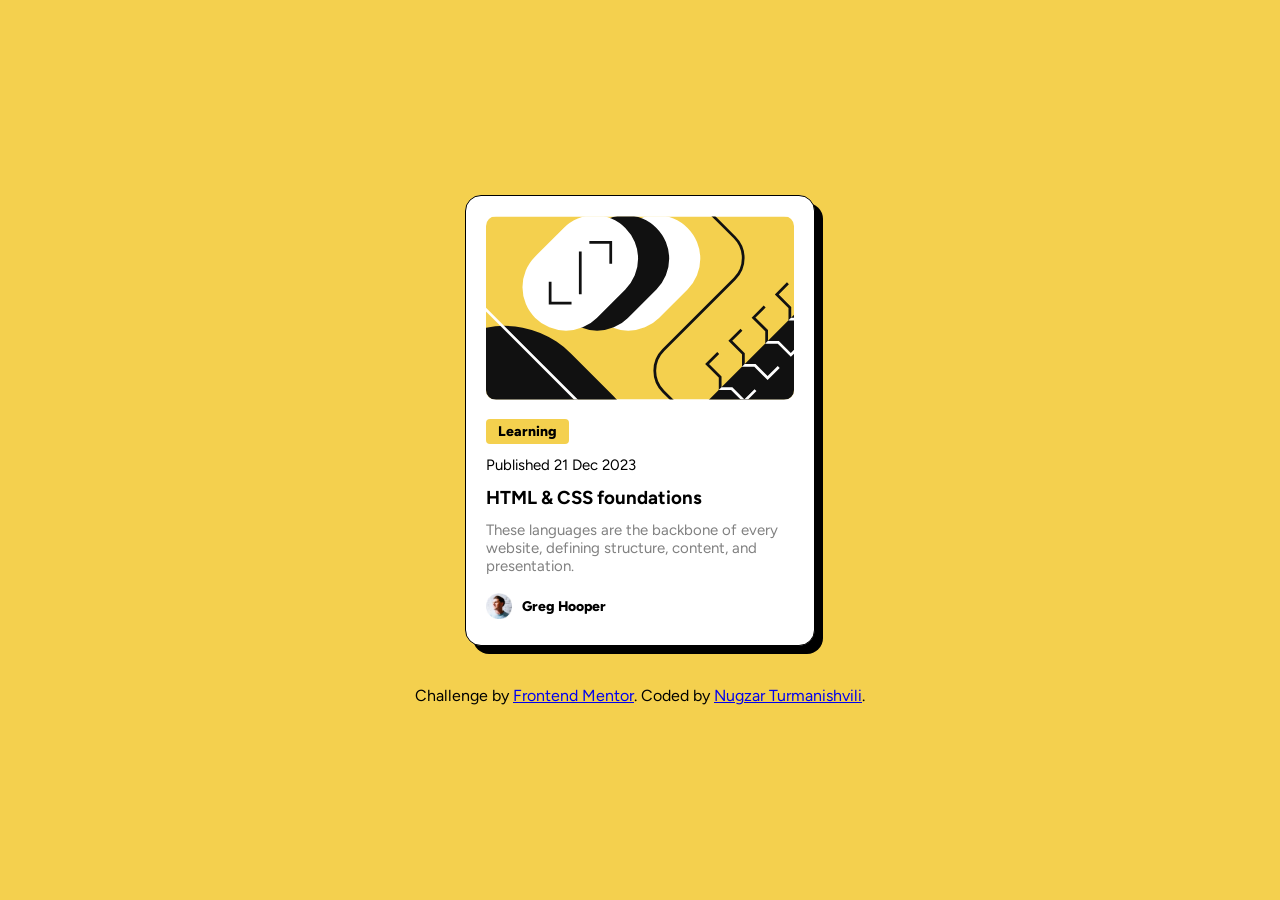
<file: blog-preview-card-main/index.html>
<!DOCTYPE html>
<html lang="en">
  <head>
    <meta charset="UTF-8" />
    <meta name="viewport" content="width=device-width, initial-scale=1.0" />
    <link rel="icon" type="image/png" sizes="32x32" href="./assets/images/favicon-32x32.png"/>
    <title>Frontend Mentor | Blog preview card</title>
    <link rel="stylesheet" href="./style.css" />
  </head>
  <body>
    <div class="container">
      <div class="imgbox">
        <img
          src="./assets/images/illustration-article.svg"
          alt="illustration-article"
        />
      </div>
      <div class="textbox">
        <span>Learning</span>

        <p>Published 21 Dec 2023</p>

        <h3>HTML & CSS foundations</h3>

        <p class="grey-color">
          These languages are the backbone of every website, defining structure,
          content, and presentation.
        </p>

        <p class="avatar">
          <img src="./assets/images/image-avatar.webp" alt="" />Greg Hooper
        </p>
      </div>
    </div>

    <div class="attribution">
      Challenge by
      <a href="https://www.frontendmentor.io?ref=challenge" target="_blank"
        >Frontend Mentor</a
      >. Coded by <a href="#">Nugzar Turmanishvili</a>.
    </div>
  </body>
</html>
</file>
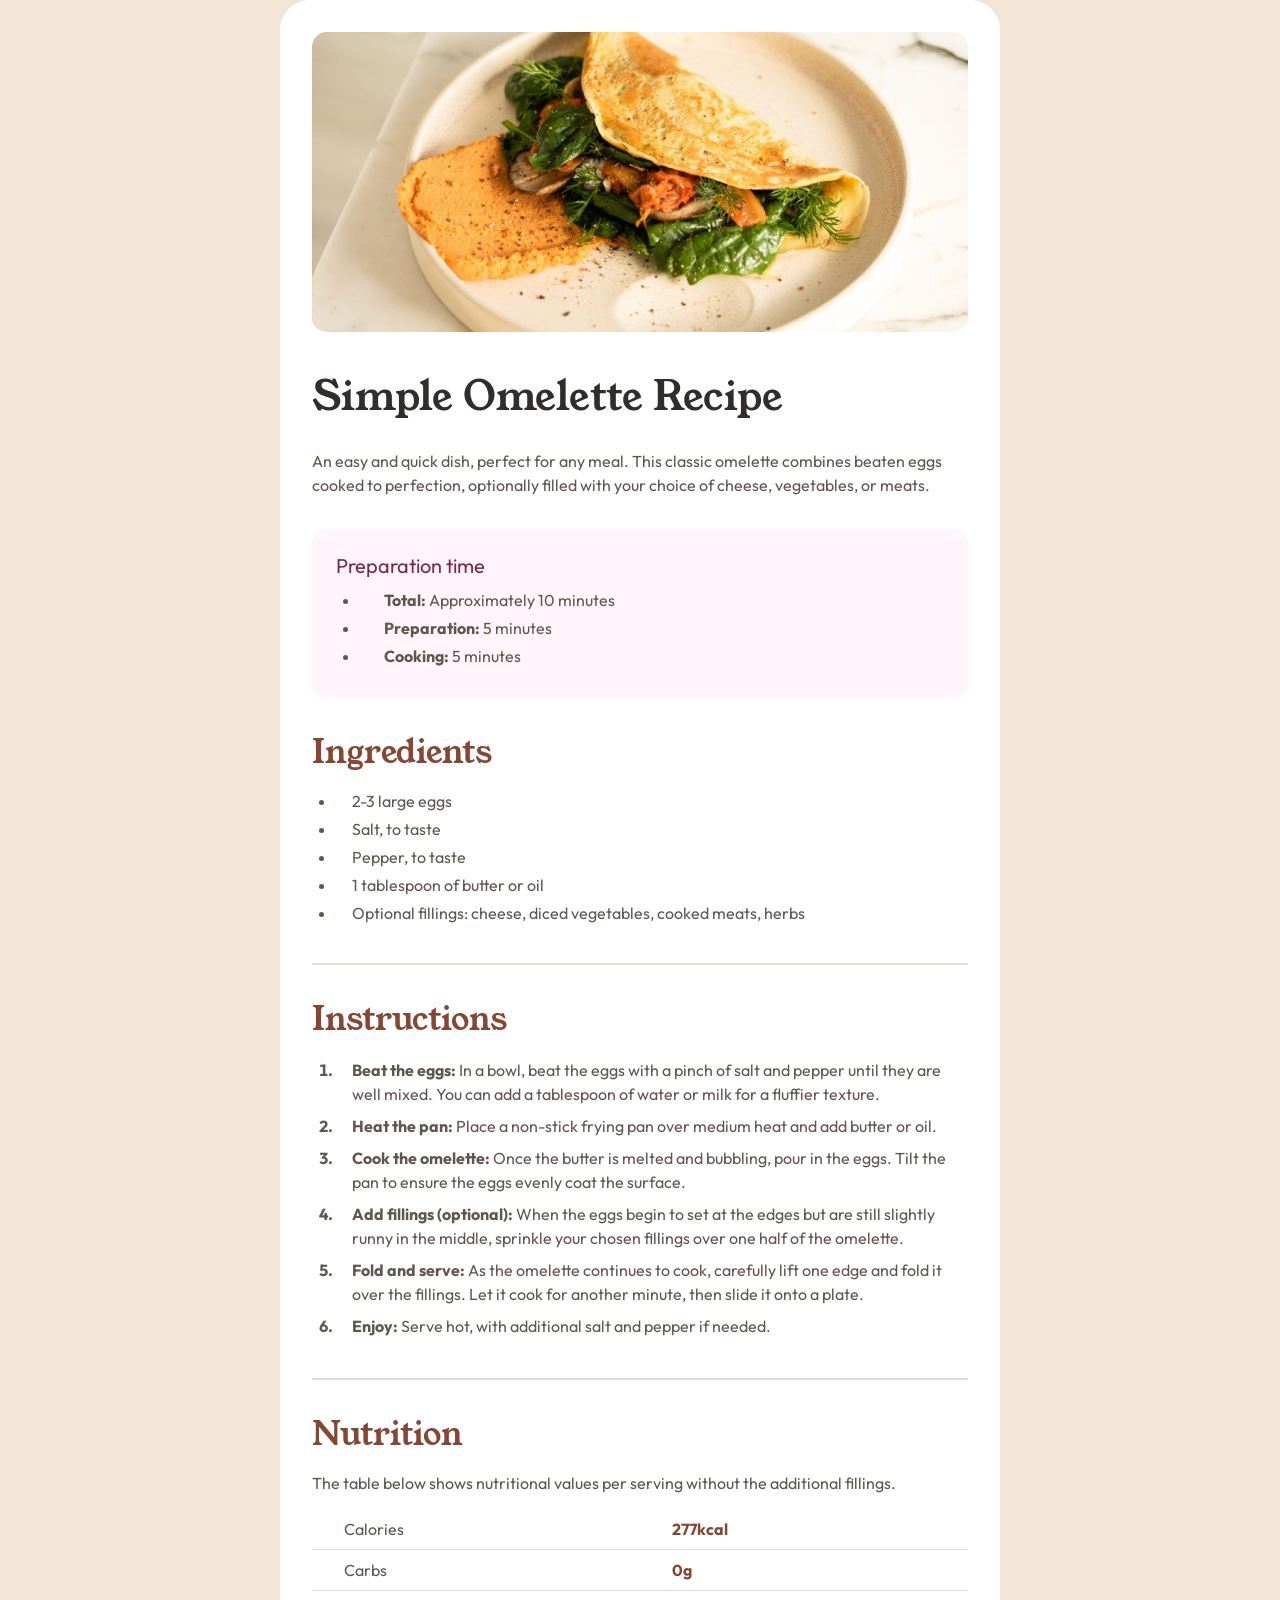
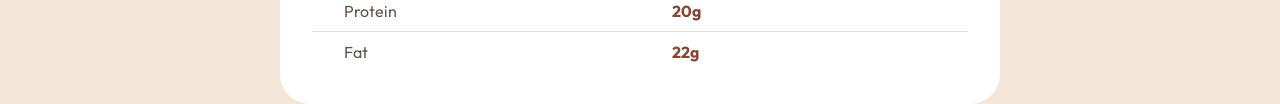
<file: recipe-page-main/index.html>
<!DOCTYPE html>
<html lang="en">
<head>
  <meta charset="UTF-8">
  <link rel="icon" type="image/png" sizes="32x32" href="./assets/images/favicon-32x32.png">
  <link rel="stylesheet" href="style.css" class="style">
  <link href="https://fonts.googleapis.com/css2?family=Outfit:wght@400;700&family=Young+Serif&display=swap" rel="stylesheet">
  <title></title>
</head>
<body>
  <main class="background">
    <header class="header">
      <div class="container container--full-image">
        <img src="./assets/images/image-omelette.jpeg" alt="tasty omelette">
      </div>
      <div class="container">
        <h1>Simple Omelette Recipe</h1>
      <p>An easy and quick dish, perfect for any meal. This classic omelette combines beaten eggs cooked 
      to perfection, optionally filled with your choice of cheese, vegetables, or meats.</p>
      </div>
    </header>
    <section class="container">
      <div class="preparation">
        <h2>Preparation time</h2>
        <ul>
          <li><span class="bold">Total:</span> Approximately 10 minutes</li>
          <li><span class="bold">Preparation:</span> 5 minutes</li>
          <li><span class="bold">Cooking:</span> 5 minutes</li>
        </ul>
        </div>
    </section>
    <section class="ingredients container">
      <h2>Ingredients</h2>
      <ul>
        <li>2-3 large eggs</li>
        <li>Salt, to taste</li>
        <li>Pepper, to taste</li>
        <li>1 tablespoon of butter or oil</li>
        <li>Optional fillings: cheese, diced vegetables, cooked meats, herbs</li>
      </ul> 
    </section>
    <section class="instructions container">
      <h2>Instructions</h2>
      <ol>
        <li><span class="bold">Beat the eggs:</span> In a bowl, beat the eggs with a pinch of salt and pepper until they are well mixed. 
        You can add a tablespoon of water or milk for a fluffier texture.</li>
        <li><span class="bold">Heat the pan: </span>
        Place a non-stick frying pan over medium heat and add butter or oil.</li>
        <li><span class="bold">Cook the omelette:</span> Once the butter is melted and bubbling, pour in the eggs. Tilt the pan to ensure 
        the eggs evenly coat the surface.</li>
        <li><span class="bold">Add fillings (optional):</span> When the eggs begin to set at the edges but are still slightly runny in the 
        middle, sprinkle your chosen fillings over one half of the omelette.</li>
        <li><span class="bold">Fold and serve:</span> As the omelette continues to cook, carefully lift one edge and fold it over the 
        fillings. Let it cook for another minute, then slide it onto a plate.</li>
        <li><span class="bold">Enjoy:</span> Serve hot, with additional salt and pepper if needed.</li>
      </ol>
    </section>
    <section class="nutrition container">
      <h2>Nutrition</h2>
      <p>The table below shows nutritional values per serving without the additional fillings.</p>
      <table>
        <tr class="row">
          <th scope="row">Calories</th>
          <td class="bold nutmeg">277kcal</td>
        </tr>
        <tr class="row">
          <th scope="row">Carbs</td>
          <td class="bold nutmeg">0g</td>
        </tr>
        <tr class="row">
          <th scope="row">Protein</td>
          <td class="bold nutmeg">20g</td>
        </tr>
        <tr class="row">
          <th scope="row" class="last-row">Fat</td>
          <td class="bold nutmeg last-row">22g</td>
        </tr>
      </table>
    </section>
  </main>
</body>
</html>
</file>
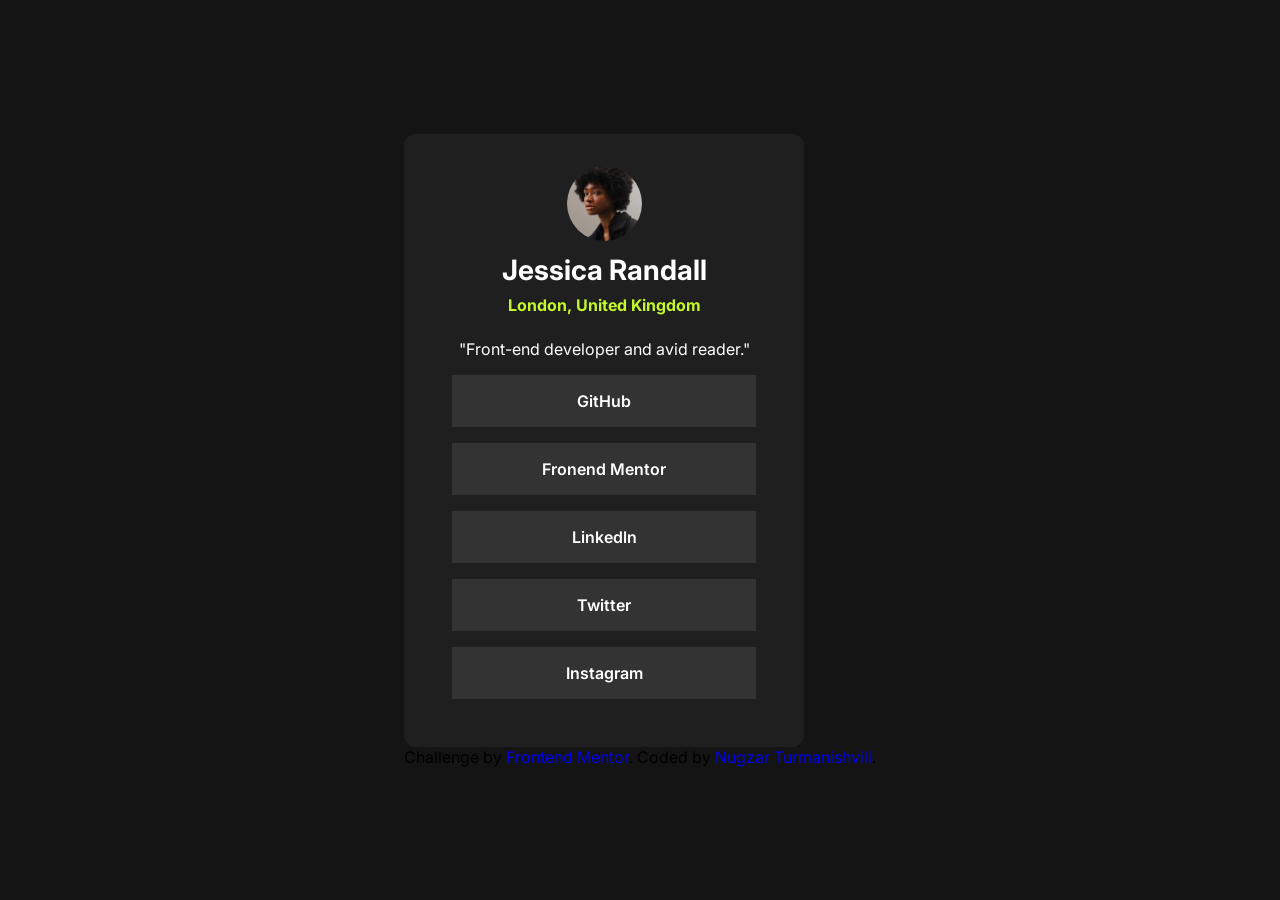
<file: social-links-profile-main/index.html>
<!DOCTYPE html>
<html lang="en">
<head>
  <link rel="stylesheet" href="./style.css">
  <meta charset="UTF-8">
  <meta name="viewport" content="width=device-width, initial-scale=1.0"> <!-- displays site properly based on user's device -->
  <link rel="icon" type="image/png" sizes="32x32" href="./assets/images/favicon-32x32.png">
  <title>Frontend Mentor | Social links profile</title>
</head>
<body>
  <div id="hello">
    <img src="./assets/images/avatar-jessica.jpeg" alt="">
      <h1>Jessica Randall</h1>
      <p id="place">London, United Kingdom</p>

      <p>"Front-end developer and avid reader."</p> 
      
      
      <ul>
        <li><a href="#">GitHub</a></li>
        <li><a href="#">Fronend Mentor</a></li>
        <li><a href="#">Linkedln</a></li>
        <li><a href="#">Twitter</a></li>
        <li><a href="#">Instagram</a></li>
      </ul>

  </div>
  

  
    <div class="attribution">
        Challenge by <a href="https://www.frontendmentor.io?ref=challenge" target="_blank">Frontend Mentor</a>. 
        Coded by <a href="#">Nugzar Turmanishvili</a>.
    </div>
</body>
</html>
</file>
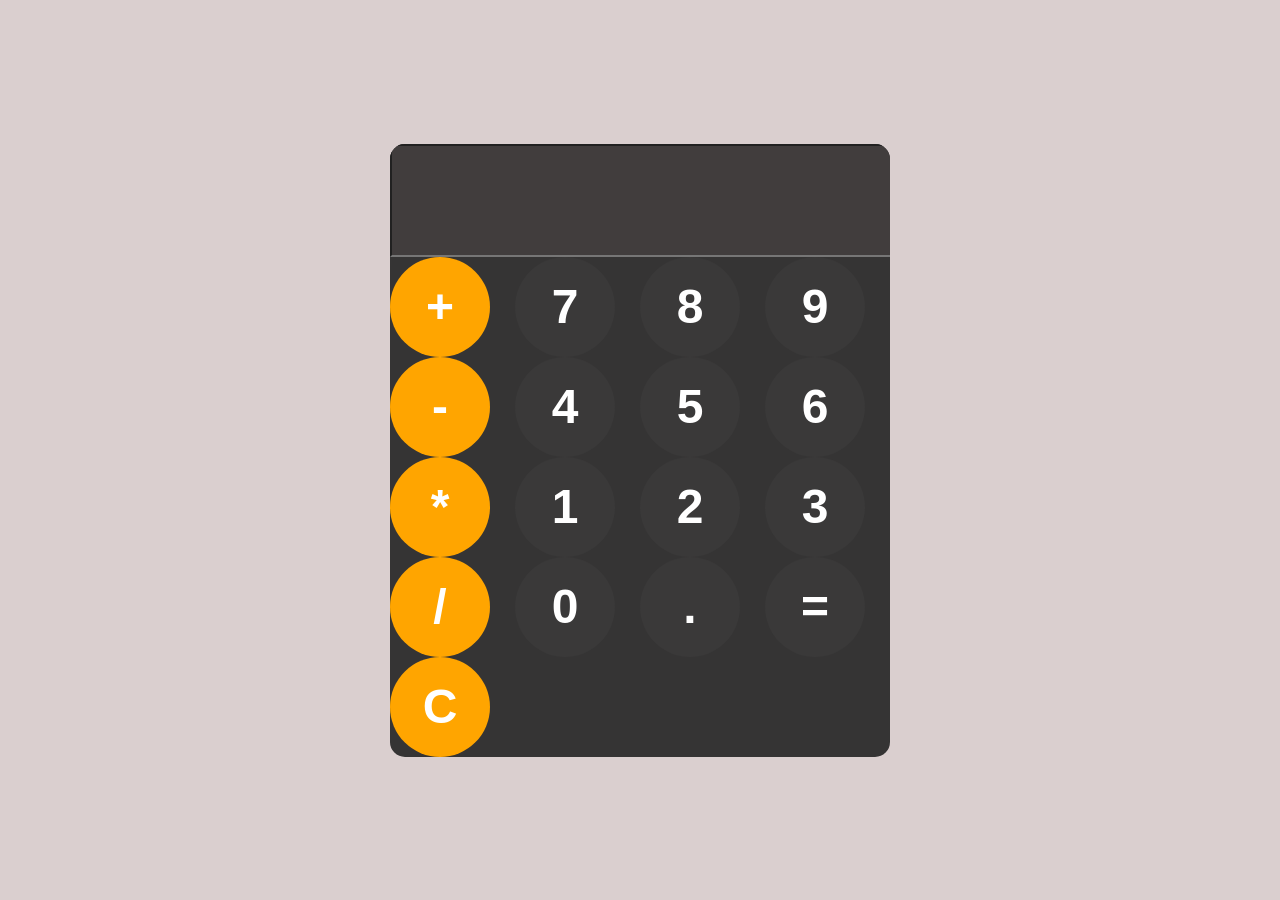
<file: Java Script Course/Calculator/index.html>
<!DOCTYPE html>
<html lang="en">
<head>
    <link rel="stylesheet" href="./style.css">
    <meta charset="UTF-8">
    <meta name="viewport" content="width=device-width, initial-scale=1.0">
    <title>Document</title>
</head> 
<body>
    <div id="calculator">
        <input id="display" readonly>
        <div id="btns">
            <button onclick="appendToDisplay('+')" class="main-btn">+</button>
            <button onclick="appendToDisplay('7')">7</button>
            <button onclick="appendToDisplay('8')">8</button>
            <button onclick="appendToDisplay('9')">9</button>
            <button onclick="appendToDisplay('-')"class="main-btn">-</button>
            <button onclick="appendToDisplay('4')">4</button>
            <button onclick="appendToDisplay('5')">5</button>
            <button onclick="appendToDisplay('6')">6</button>
            <button onclick="appendToDisplay('*')"class="main-btn">*</button>
            <button onclick="appendToDisplay('1')">1</button>
            <button onclick="appendToDisplay('2')">2</button>
            <button onclick="appendToDisplay('3')">3</button>
            <button onclick="appendToDisplay('/')"class="main-btn">/</button>
            <button onclick="appendToDisplay('0')">0</button>
            <button onclick="appendToDisplay('.')">.</button>
            <button onclick="calculate()" >=</button>
            <button onclick="clearDisplay()" class="main-btn">C</button>
        </div>
    </div>







    <script src="./script.js"></script>
</body>
</html>
</file>
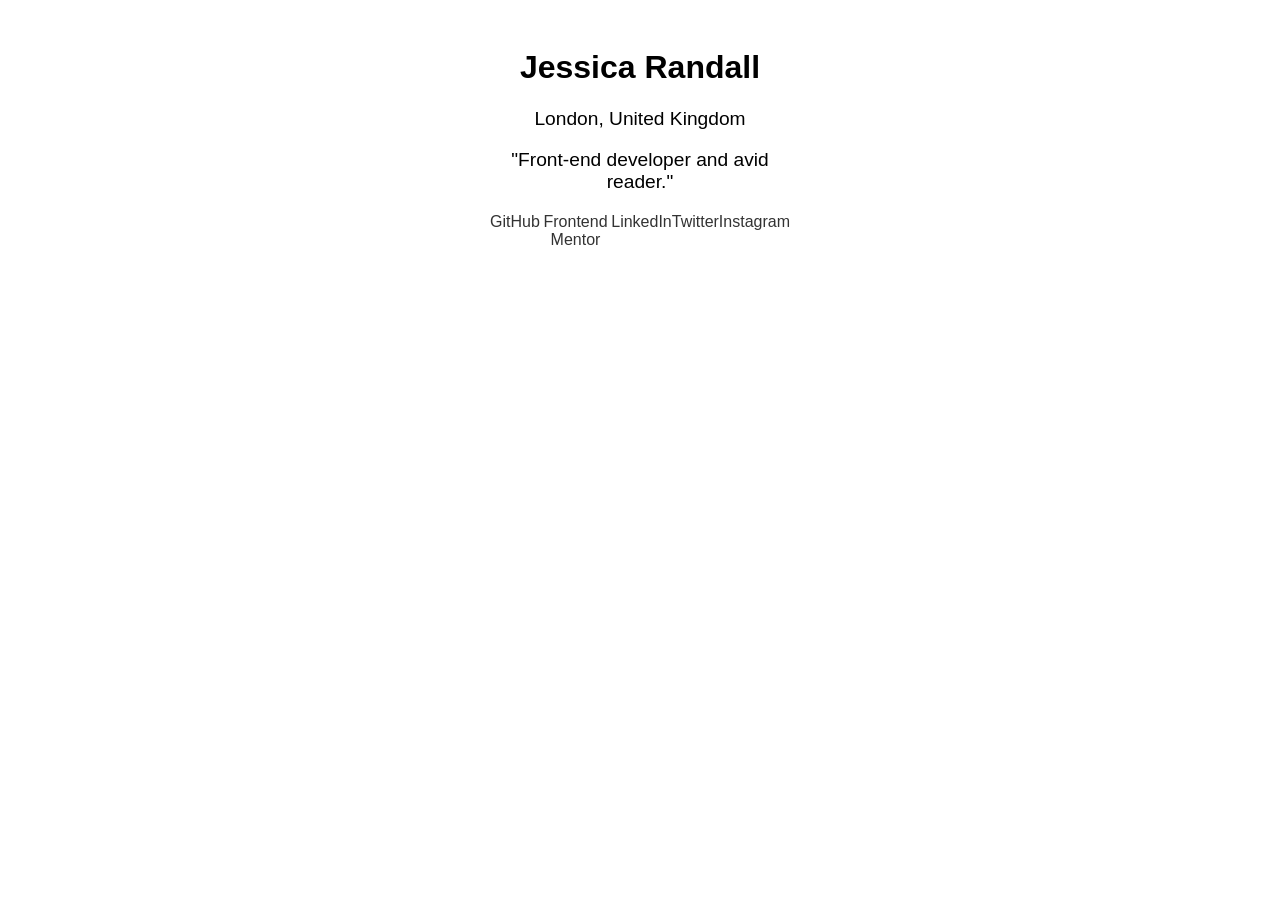
<file: Java Script Course/front-end-mentor/index.html>
<!DOCTYPE html>
<html>
<head>
  <link rel="stylesheet" type="text/css" href="./style.css">
</head>
<body>
  <div class="profile">
    <h1>Jessica Randall</h1>
    <p>London, United Kingdom</p>
    <p>"Front-end developer and avid reader."</p>
    <ul class="links">
      <li><a href="https://github.com/jessicaRandall" target="_blank">GitHub</a></li>
      <li><a href="https://www.frontendmentor.io/profile/jessicaRandall" target="_blank">Frontend Mentor</a></li>
      <li><a href="https://www.linkedin.com/in/jessicaRandall/" target="_blank">LinkedIn</a></li>
      <li><a href="https://twitter.com/jessicaRandall" target="_blank">Twitter</a></li>
      <li><a href="https://instagram.com/jessicaRandall" target="_blank">Instagram</a></li>
    </ul>
  </div>
</body>
</html>
</file>
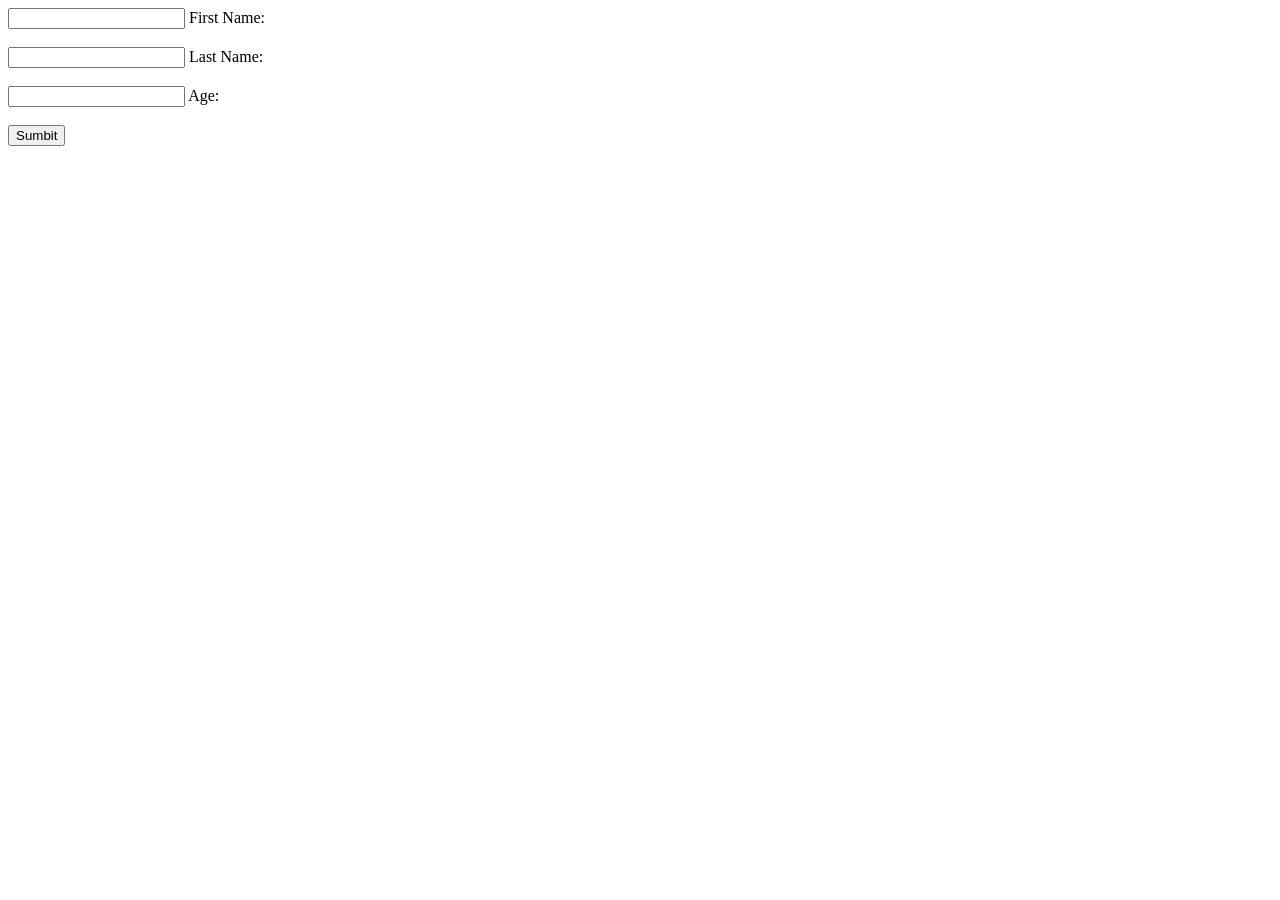
<file: Java Script Course/Day 10/homework/index.html>
<!DOCTYPE html>
<html lang="en">
<head>
    
    <meta charset="UTF-8">
    <meta name="viewport" content="width=device-width, initial-scale=1.0">
    <title>Document</title>
</head>
<body>
    <form>
        <input type="text" name="name" id="name" required>
        <label for="name">First Name: </label><br><br>

        <input type="text" name="lastname" id="lastname" required>
        <label for="lastname">Last Name: </label><br><br>

        <input type="number" name="age" id="age" required>
        <label for="age">Age: </label><br><br>
         
        <button type="button" id="btn">Sumbit</button>
    </form>

    <script src="./script.js"></script>
</body>
</html>
</file>
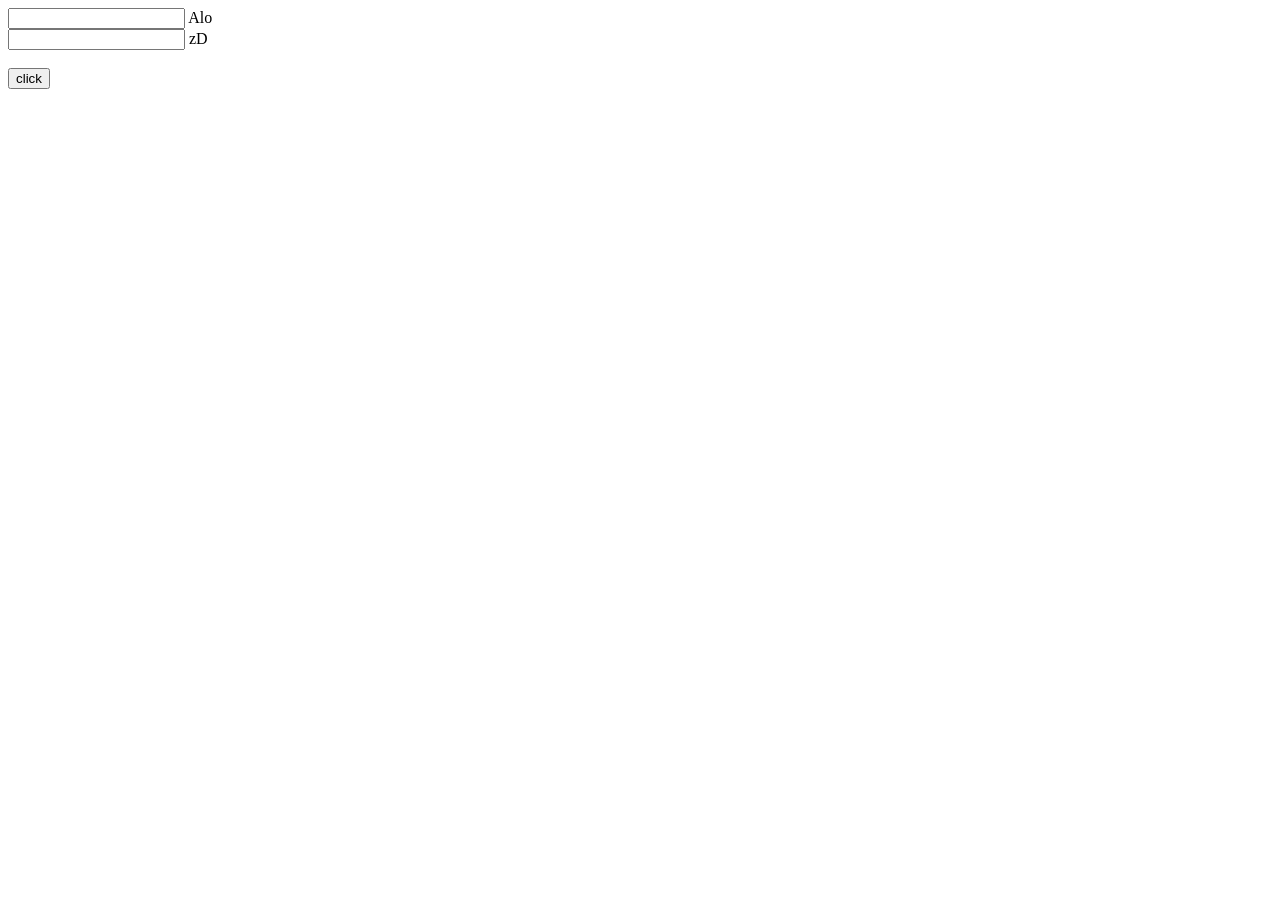
<file: Java Script Course/Day 11/classwork/index.html>
<!DOCTYPE html>
<html lang="en">
<head>
    <meta charset="UTF-8">
    <meta name="viewport" content="width=device-width, initial-scale=1.0">
    <title>Document</title>
</head>
<body>

    <form id="form">
        <input type="number" id="num" name="age"> 
        <label for="num">Alo</label><br>
        <input type="number" id="num2" name="age1"> 
        <label for="num2">zD</label><br><br>

        <button type="button" id="btn">click </button>
    </form>
    <script src="./script.js"></script>
</body>
</html>
</file>
<file: blog-preview-card-main/style.css>
@import url("https://fonts.googleapis.com/css2?family=Dancing+Script:wght@500&family=Figtree:wght@600;800&family=League+Spartan:wght@400;500;700&family=Manrope:wght@600&family=Open+Sans:wght@400;600;700;800&family=Outfit:wght@300&family=Poppins:wght@400;500;600;900&family=Roboto+Mono:wght@500&display=swap");

* {
  font-family: "Figtree";
  margin: 0;
  padding: 0;
  box-sizing: border-box;
}

body {
  width: 100%;
  min-height: 100vh;
  display: flex;
  flex-direction: column;
  justify-content: center;
  align-items: center;
  background: hsl(47, 88%, 63%);
}

.container {
  width: 350px;
  background: hsl(0, 0%, 100%);
  padding: 20px;
  display: flex;
  flex-direction: column;
  gap: 15px;
  border-radius: 16px;
  border: 1px solid;
  box-shadow: 8px 8px 0px 0px;
}

.container .imgbox img {
  width: 100%;
  border-radius: 10px;
}

.container .textbox {
  display: flex;
  flex-direction: column;
  gap: 12px;
}

.textbox span {
  background: hsl(47, 88%, 63%);
  display: inline-block;
  border-radius: 4px;
  padding: 4px 12px;
  font-weight: 800;
  font-size: 14px;
  width: fit-content;
}

.textbox p {
  font-size: 15px;
}

.textbox .grey-color {
  color: hsl(0, 0%, 50%);
  font-weight: 400;
}

.textbox .avatar {
  display: flex;
  justify-content: flex-start;
  align-items: center;
  font-weight: 800;
  font-size: 14px;
  margin: 6px 0px;
}

.avatar img {
  height: 26px;
  margin-right: 10px;
}

.attribution {
  margin-top: 40px;
}
</file>
<file: recipe-page-main/style.css>
:root {
    --fw-normal: 400;
    --fw-bold: 700;
    --color-nutmeg: hsl(14, 45%, 36%);
    --color-raspberry: hsl(332, 51%, 32%);
    --color-white: hsl(0, 0%, 100%);
    --color-rose-white: hsl(330, 100%, 98%);
    --color-eggshell: hsl(30, 54%, 90%);
    --color-lightgrey: hsl(30, 18%, 87%);
    --color-brown: hsl(30, 10%, 34%);
    --color-charcoal: hsl(24, 5%, 18%);
    --ff-sans: 'Young Serif', serif;
    --ff-sans-serif: 'Outfit', sans-serif;
}

* {
    padding: 0;
    margin: 0;
    box-sizing: border-box;
    font-family: var(--ff-sans-serif);
}

img {
    width: 100%;
    border-radius: 15px;
}

body {
    background-color: var(--color-eggshell);
    display: flex;
    justify-content: center;
    align-items: center;
    min-height: 100svh;
    position: relative;
}

h2 {
    color: var(--color-nutmeg);
    font-family: var(--ff-sans);
    font-size: 2rem;
    font-weight: var(--fw-normal);
}

li, p, td, th {
    color: var(--color-brown);
}

.bold {
    font-weight: var(--fw-bold);
}

.nutmeg {
    color: var(--color-nutmeg);
}

.background {
    width: 45rem;
    border-radius: 30px;
    margin: 0 auto;
    background-color: var(--color-white);
}

.container{
    max-width: 41rem;
    margin: 0 auto;
    padding: 2rem 0;
    padding-bottom: 0;
}

/* header */

.header h1 {
    font-family: var(--ff-sans);
    font-weight: var(--fw-normal);
    color: var(--color-charcoal);
    margin-bottom: 1.5rem;
    font-size: 2.5rem;
}

.header p {
    line-height: 1.5rem;
}

/* preparation*/

.preparation {
    background-color: var(--color-rose-white);
    padding: 1.5rem;
    border-radius: 15px;
}

.preparation li {
    margin: 0.25rem 0.25rem 0.5rem 1.5rem;
    padding-left: 1.5rem;
}

.preparation h2 {
    color: var(--color-raspberry);
    font-family: var(--ff-sans-serif);
    font-size: 1.25rem;
    margin-bottom: 0.75rem;
}

/* ingredients*/

.ingredients {
    border-bottom: 2px solid var(--color-lightgrey);
    padding-bottom: 2rem;
}

.ingredients h2 {
    margin-bottom: 1rem;
}

.ingredients li {
    margin: 0.25rem 0.25rem 0.5rem 1.5rem;
    padding-left: 1rem;
}

/* instruction*/

.instructions {
    border-bottom: 2px solid var(--color-lightgrey);
    padding-bottom: 2rem;
}

.instructions ol > li::marker {
    font-weight: bold;
}

.instructions h2 {
    margin-bottom: 1rem;
}

.instructions li {
    margin: 0.25rem 0.25rem 0.5rem 1.5rem;
    padding: 0 1rem;
    line-height: 1.5rem;
}

/* nutrition section */

.nutrition {
    padding-bottom: 2rem;
}

.nutrition p {
    margin: 1rem 0;
}

tr:last-child > * {
    border-bottom: none;
}

table {
    table-layout: fixed;
    width: 100%;
    border-collapse: collapse;
}

table td {
    width: 50%;
    line-height: 2.5rem;
    padding-left: 2rem;
}

table th {
    font-weight: normal;
    text-align: left;
    padding-left: 2rem;
}

td, th {
    border-bottom: 1px solid var(--color-lightgrey);
}
</file>
<file: social-links-profile-main/style.css>
@import url('https://fonts.googleapis.com/css2?family=Inter:wght@500&display=swap');


* {
    padding: 0;
    margin: 0;
    text-decoration: none;
    list-style-type: none;
    box-sizing: border-box;
}




body {
    background-color:hsl(0, 0%, 8%);
    min-height: 100vh;
    font-family: 'Inter',sans-serif;
    display: grid;
    place-content: center;
}



#hello {
    background-color: hsl(0, 0%, 12%);
    color: hsl(0, 0%, 100%);
    padding: 2rem;
    max-width: 400px;
    text-align: center;
    border-radius: .75rem;
}

#hello img {
    margin-bottom: .5rem;
    width: 75px;
    border-radius: 50%;
}

#hello h1 {
    font-size: 1.75rem;
}


#hello #place {
    color: hsl(75, 94%, 57%);
    margin: .5rem 0 1.5rem;
    font-weight: 700;
}

#hello ul {
    margin-top: 1,75rem;
}

#hello ul li:not(:last-child) {
    margin-bottom: 1rem ;
}

#hello ul li a {
    display: block;
    background-color: hsl(0, 0%, 20%);
    color: hsl(0, 0%, 100%);
    padding: 1rem;
    margin: 1rem;
    font-weight: 600;
    border: .5rem;
}

#hello ul li a:hover {
    background-color: hsl(75, 94%, 57%);
    color: hsl(0, 0%, 12%);
}
</file>
<file: Java Script Course/Calculator/style.css>
body {
    margin: 0;
    display: flex;
    justify-content: center;
    align-items: center;
    height: 100vh;
    background-color: rgb(218, 207, 207);
}


#calculator {
    font-family: 'Franklin Gothic Medium', 'Arial Narrow', Arial, sans-serif;
    background-color: rgb(53, 52, 52);
    border-radius: 15px;
    max-width: 500px;
    overflow: hidden;
}

#display {
    width: 100%;
    padding: 20px;
    font-size: 60px;
    text-align: left;
    background-color: rgb(65, 61, 61);

}

#btns {
    display: grid;
    grid-template-columns: repeat(4, 1fr);  
}


button {
    width: 100px;
    height: 100px;
    border: none;
    border-radius: 50px;
    background-color: rgb(58, 57, 57);
    color: #ffffff;
    font-size: 48px;
    font-weight: bold;
    cursor: pointer;
}

button:hover {
    background-color: gray;
}

button:active {
    background-color: gray;
}

.main-btn {
    background-color: orange;
}

.main-btn:hover {
    background-color: rgb(228, 163, 42);
}

.main-btn:active{
    background-color: rgb(228, 163, 42);
}

input {
    color: white;
}
</file>
<file: Java Script Course/front-end-mentor/style.css>
body {
    font-family: Arial, sans-serif;
    text-align: center;
    padding: 20px;
  }
  
  .profile {
    margin: 0 auto;
    width: 300px;
  }
  
  .profile h1 {
    font-size: 2rem;
  }
  
  .profile p {
    font-size: 1.2rem;
  }
  
  .links {
    list-style: none;
    padding: 0;
    display: flex;
    justify-content: space-around;
    margin-top: 20px;
  }
  
  .links a {
    text-decoration: none;
    color: #333;
  }
</file>
